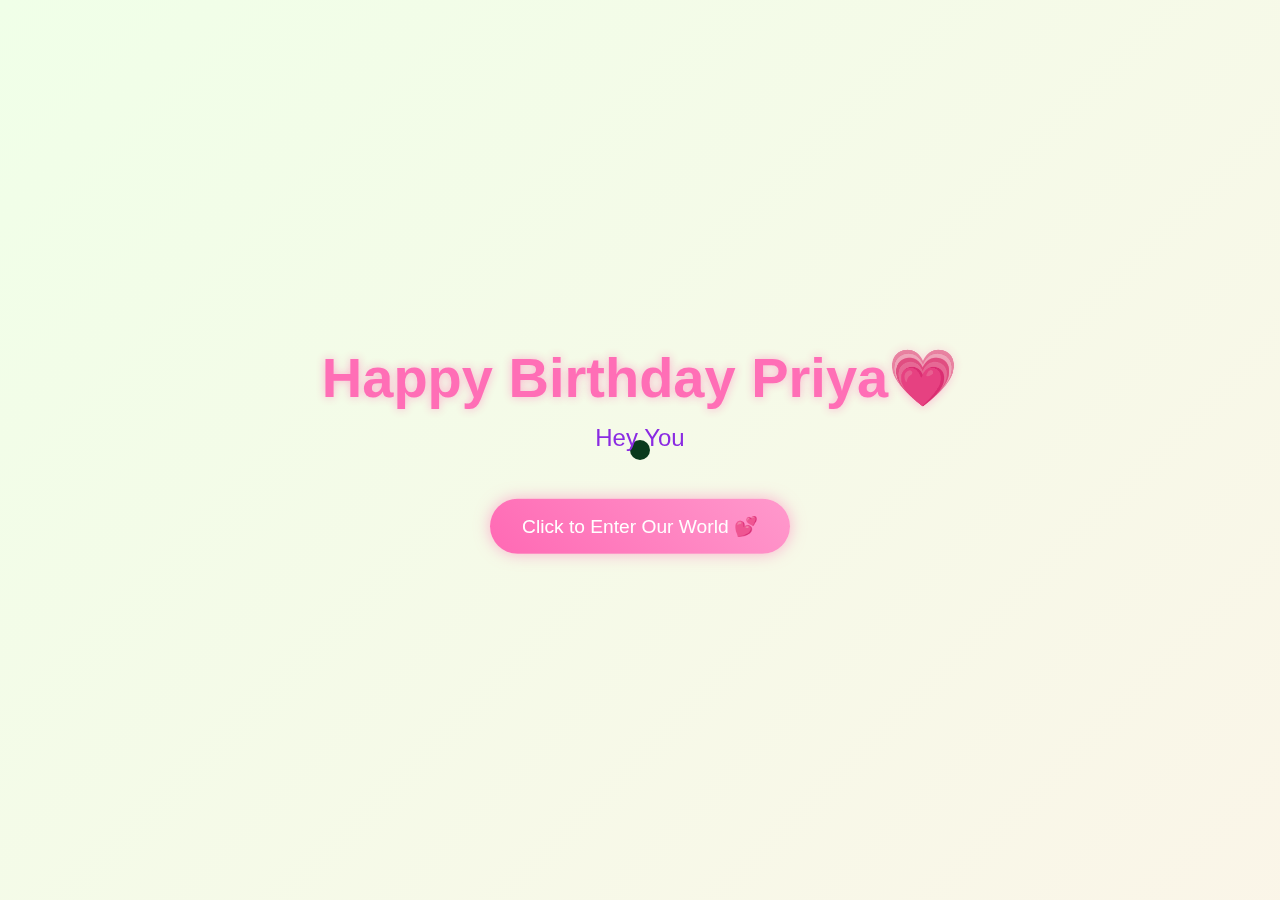
<file: index.html>
<!DOCTYPE html>
<html lang="en">
<head>
    <meta charset="UTF-8">
    <meta name="viewport" content="width=device-width, initial-scale=1.0">
    <title>Happy Birthday</title>
    <script src="https://cdnjs.cloudflare.com/ajax/libs/gsap/3.12.2/gsap.min.js"></script>
    <link rel="stylesheet" href="style.css">
    
</head>
<body>
    <div class="cursor"></div>
    <div class="container">
        <h1>Happy Birthday Priya💗</h1>
        <div class="greeting"></div>
        <button class="cta-button">Click to Enter Our World 💕</button>
    </div>

    <script src="script.js">
        
    </script>
</body>
</html>
</file>
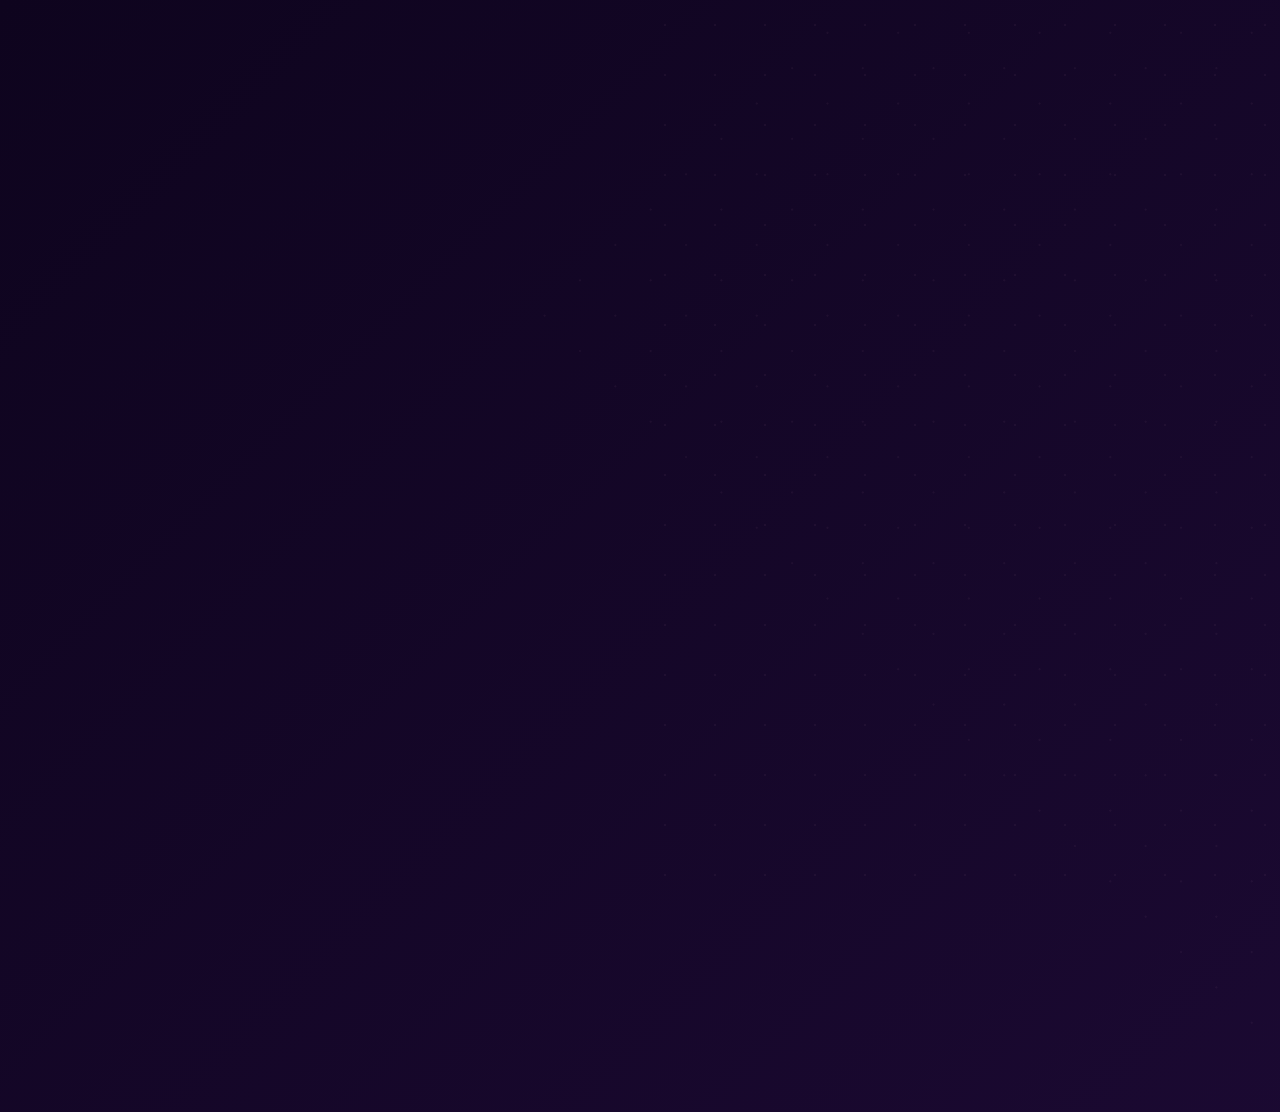
<file: birthday_end.html>
<!DOCTYPE html>
<html lang="es">

<head>
    <meta charset="UTF-8">
    <meta name="viewport" content="width=device-width, initial-scale=1.0">
    <title>¡FELIZ CUMPLEAÑOS, MI AMOR! 🎉</title>
    <link rel="stylesheet" href="./last.css">
    <style>
        /* Estilos específicos para la página final de celebración */
        body {
            /* Asegura que el cuerpo se vea bien para el contenido centrado */
            display: flex;
            justify-content: center;
            align-items: center;
            min-height: 100vh;
            text-align: center;
        }

        .celebration-container {
            position: relative;
            z-index: 5;
            max-width: 900px;
            padding: 2rem;
            /* Fondo semi-transparente para resaltar */
            background: rgba(10, 0, 30, 0.95);
            border-radius: 30px;
            border: 3px solid #ff007f;
            /* Borde de celebración */
            box-shadow: 0 0 40px rgba(255, 0, 127, 0.8), 0 0 20px rgba(255, 255, 255, 0.3);
            /* === CORRECCIÓN AQUÍ: Agregamos forwards === */
            animation: popIn 1.5s cubic-bezier(0.175, 0.885, 0.32, 1.275) forwards;

            transform: scale(0.8);
            opacity: 0;
        }

        @keyframes popIn {
            0% {
                transform: scale(0.8);
                opacity: 0;
            }

            80% {
                transform: scale(1.05);
                opacity: 1;
            }

            100% {
                transform: scale(1);
                opacity: 1;
            }

            /* Aseguramos que la opacidad sea 1 */
        }

        .celebration-container h1 {
            font-family: 'Dancing Script', cursive;
            font-size: 5.5rem;
            color: #ff007f;
            /* Neón Rosa Fuerte */
            margin-bottom: 0.5rem;
            /* Efecto de luz intensa en el texto */
            text-shadow: 0 0 20px #ff007f, 0 0 10px #ff69b4, 0 0 5px #ffffff;
            animation: heartbeat 1.5s infinite alternate;
        }

        .celebration-container h2 {
            font-size: 2.5rem;
            color: #a73cff;
            /* Neón Púrpura */
            margin-bottom: 2rem;
            text-shadow: 0 0 10px rgba(167, 60, 255, 0.5);
        }

        .gif-display {
            width: 100%;
            height: auto;
            max-height: 400px;
            margin: 2rem 0;
            border-radius: 15px;
            object-fit: contain;
            /* Simula un marco de TV/Pantalla */
            box-shadow: 0 0 20px rgba(0, 0, 0, 0.7);
            background-color: black;
            border: 5px solid #ff69b4;
        }

        .final-emojis {
            font-size: 3rem;
            margin-top: 1rem;
            animation: pulse 1s infinite;
        }

        @keyframes pulse {
            0% {
                transform: scale(1);
            }

            50% {
                transform: scale(1.1);
            }

            100% {
                transform: scale(1);
            }
        }

        @keyframes heartbeat {
            0% {
                transform: scale(1);
            }

            100% {
                transform: scale(1.02);
            }
        }


        /* Esconde corazones y chispas de fondo en esta vista para centrar la atención */
        .magic-sparkles,
        .floating-hearts {
            opacity: 0.2;
        }

        /* Media Queries */
        @media (max-width: 768px) {
            .celebration-container h1 {
                font-size: 3.5rem;
            }

            .celebration-container h2 {
                font-size: 1.8rem;
            }

            .gif-display {
                max-height: 250px;
            }
        }
    </style>
</head>

<body>
    <div class="magic-sparkles"></div>
    <div class="floating-hearts">
    </div>

    <div class="celebration-container">
        <h1>¡¡FELIZ CUMPLEAÑOS, MI REYNA!!</h1>

        <h2>Que tu día esté lleno de la alegría que te mereces. ❤️</h2>

        <img src="celebration_gif.gif" alt="GIF de Celebración de Cumpleaños" class="gif-display">

        <div class="final-emojis">
            🎂🎉🎁🥳🎈🎊
        </div>

        <p style="color: #ccc; margin-top: 1rem; font-size: 1.2rem;">
            Gracias por el amor, la complicidad y por ser tú. Te adoro con todo mi ser.
        </p>

    </div>
</body>

</html>
</file>
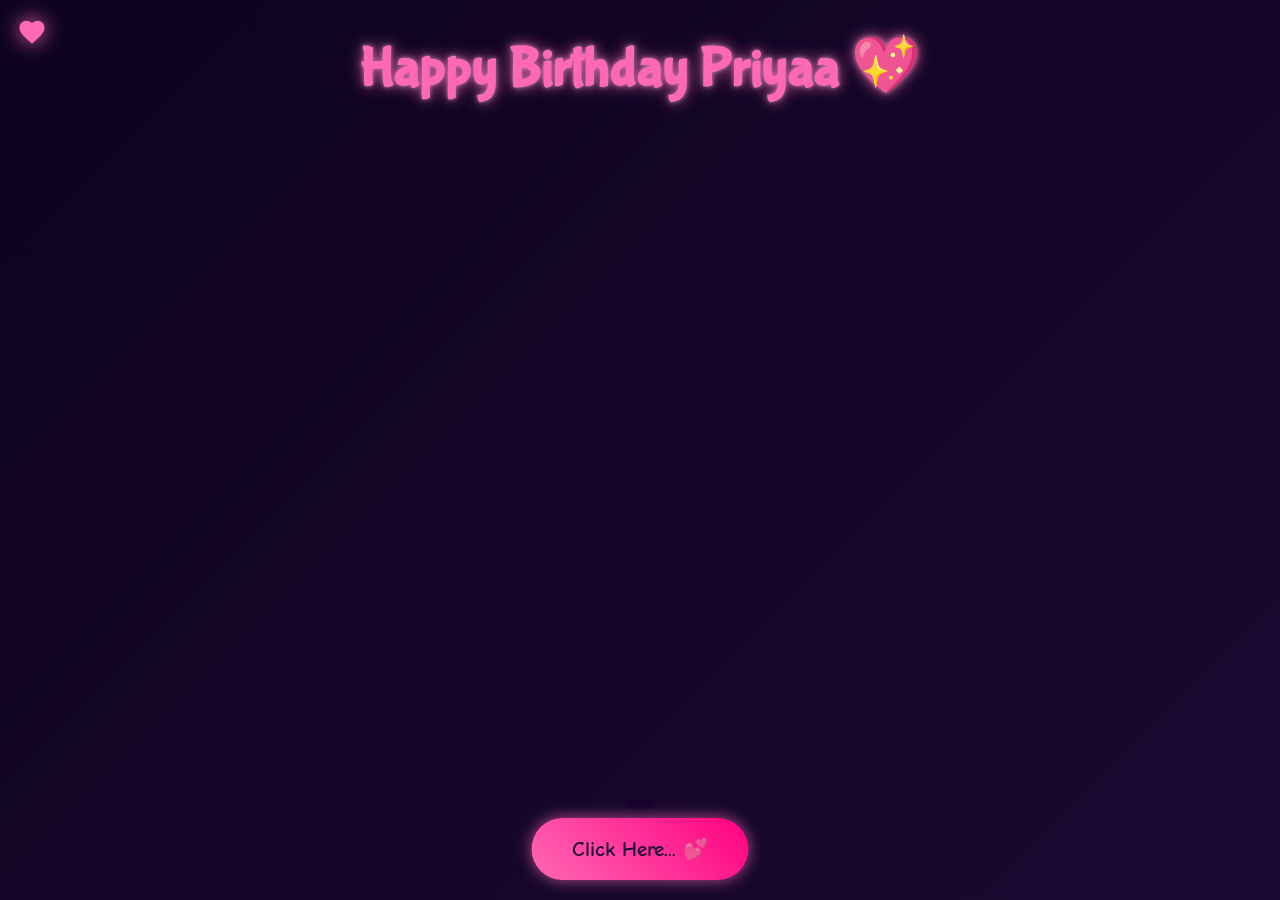
<file: cause.html>
<!DOCTYPE html>
<html lang="en">
<head>
    <meta charset="UTF-8">
    <meta name="viewport" content="width=device-width, initial-scale=1.0">
    <title>Why You're My Best Friend! 💖</title>
    <script src="https://cdnjs.cloudflare.com/ajax/libs/gsap/3.12.2/gsap.min.js"></script>
    <link rel="stylesheet" href="./cause.css">
    <style>
       
    </style>
</head>
<body>
    <div class="custom-cursor">
        <svg viewBox="0 0 24 24">
            <path fill="#ff69b4" d="M12 21.35l-1.45-1.32C5.4 15.36 2 12.28 2 8.5 2 5.42 4.42 3 7.5 3c1.74 0 3.41.81 4.5 2.09C13.09 3.81 14.76 3 16.5 3 19.58 3 22 5.42 22 8.5c0 3.78-3.4 6.86-8.55 11.54L12 21.35z"/>
        </svg>
    </div>

    <div class="container">
        <h1>Happy Birthday Priyaa 💖</h1>
        
        <div id="reasons-container"></div>
        
        <button class="shuffle-button">Click Here... 💕</button>
        <div class="reason-counter"></div>

        <div class="ending-section">
            <div class="teddy-hug">
                <img src="./d1.jpg" alt="Teddy Hug">
            </div>
            <div class="ending-text">You're the BESTEST ! 💖</div>
        </div>
    </div>

    <script src="cause.js">
       
    </script>
</body>
</html>
</file>
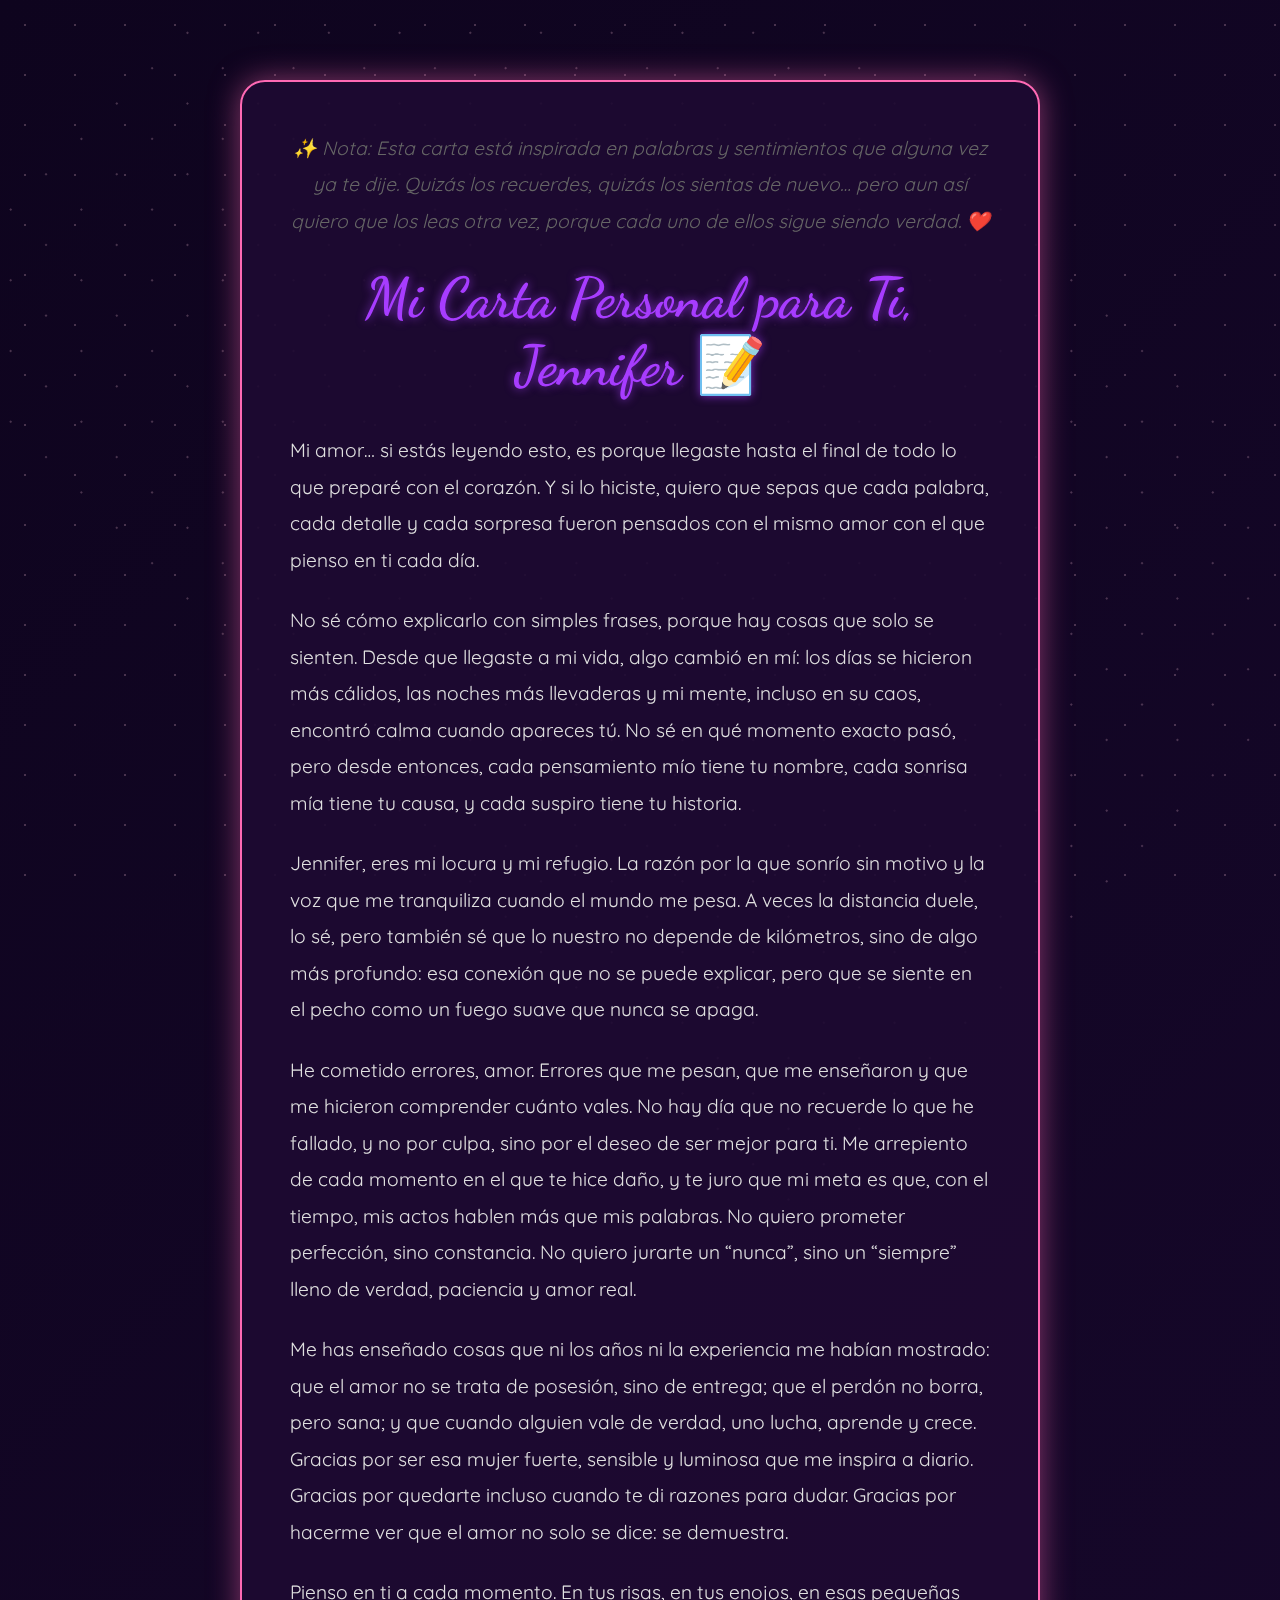
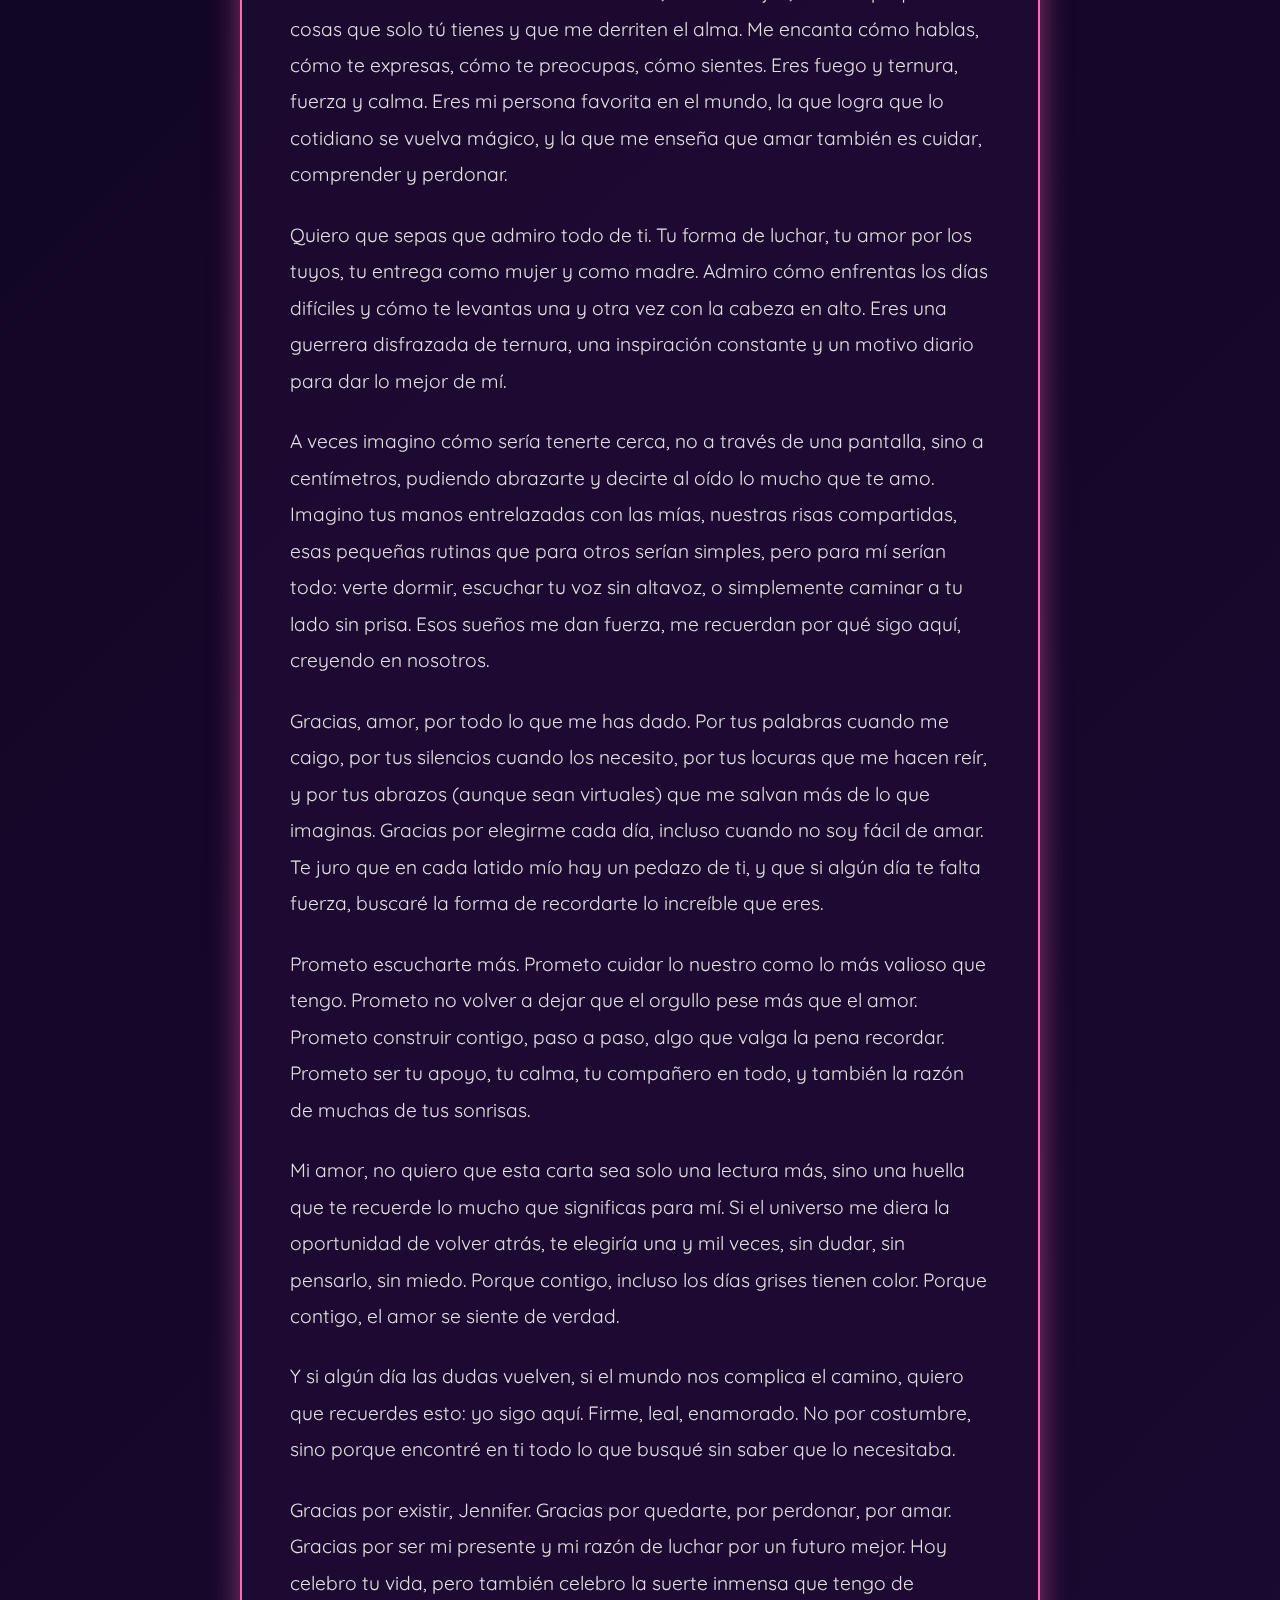
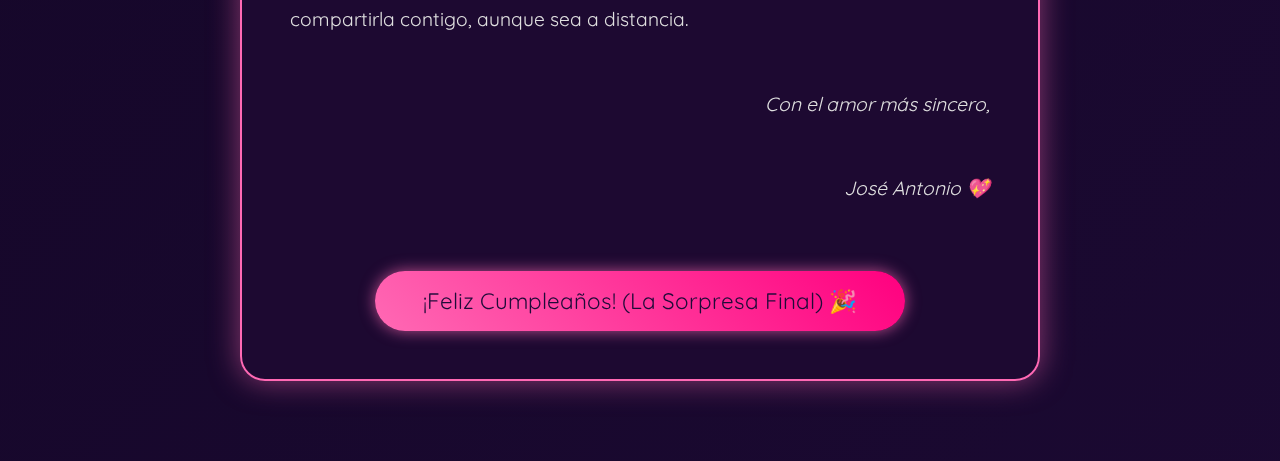
<file: final_surprise.html>
<!DOCTYPE html>
<html lang="es">

<head>
    <meta charset="UTF-8">
    <meta name="viewport" content="width=device-width, initial-scale=1.0">
    <title>💌 Una Carta Personal</title>
    <link rel="stylesheet" href="./last.css">
    <style>
        /* Estilos específicos para esta página (simula una carta flotante) */
        .letter-container {
            max-width: 800px;
            margin: 5rem auto;
            padding: 3rem;
            background: rgba(30, 10, 50, 0.9);
            /* Fondo oscuro semitransparente */
            border-radius: 25px;
            border: 2px solid #ff69b4;
            /* Borde neón */
            box-shadow: 0 0 30px rgba(255, 105, 180, 0.5);
            text-align: left;
            position: relative;
            z-index: 5;
            animation: fadeIn 2s ease-out;
        }

        .letter-container h1 {
            font-family: 'Dancing Script', cursive;
            font-size: 3.5rem;
            color: #a73cff;
            /* Púrpura Neón */
            text-align: center;
            margin-bottom: 2rem;
            text-shadow: 0 0 10px rgba(167, 60, 255, 0.7);
        }

        .letter-container p {
            font-size: 1.2rem;
            line-height: 1.9;
            margin-bottom: 1.5rem;
            color: #e0e0e0;
        }

        .signature {
            text-align: right;
            font-style: italic;
            margin-top: 3rem;
            font-size: 1.3rem;
            color: #ff69b4;
        }

        .final-action {
            text-align: center;
            margin-top: 4rem;
        }

        .final-btn {
            display: inline-block;
            padding: 1rem 3rem;
            font-size: 1.4rem;
            background: linear-gradient(45deg, #ff69b4, #ff007f);
            color: #1f0b38;
            border: none;
            border-radius: 50px;
            cursor: pointer;
            text-decoration: none;
            transition: all 0.3s ease;
            box-shadow: 0 0 15px rgba(255, 105, 180, 0.7);
        }

        .final-btn:hover {
            transform: scale(1.05);
            box-shadow: 0 0 25px rgba(255, 105, 180, 1);
        }

        @keyframes fadeIn {
            from {
                opacity: 0;
                transform: translateY(20px);
            }

            to {
                opacity: 1;
                transform: translateY(0);
            }
        }
    </style>
</head>

<body>

    <div class="magic-sparkles"></div>
    <div class="floating-hearts"></div>

    <div class="letter-container">

        <p class="note" style="font-style: italic; color: #666; text-align: center; margin-bottom: 25px;">
            ✨ Nota: Esta carta está inspirada en palabras y sentimientos que alguna vez ya te dije.
            Quizás los recuerdes, quizás los sientas de nuevo… pero aun así quiero que los leas otra vez,
            porque cada uno de ellos sigue siendo verdad. ❤️
        </p>

        <h1>Mi Carta Personal para Ti, Jennifer 📝</h1>

        <p>Mi amor… si estás leyendo esto, es porque llegaste hasta el final de todo lo que preparé con el corazón.
            Y si lo hiciste, quiero que sepas que cada palabra, cada detalle y cada sorpresa fueron pensados con el
            mismo amor con el que pienso en ti cada día.</p>

        <p>No sé cómo explicarlo con simples frases, porque hay cosas que solo se sienten. Desde que llegaste a mi vida,
            algo cambió en mí:
            los días se hicieron más cálidos, las noches más llevaderas y mi mente, incluso en su caos, encontró calma
            cuando apareces tú.
            No sé en qué momento exacto pasó, pero desde entonces, cada pensamiento mío tiene tu nombre, cada sonrisa
            mía tiene tu causa,
            y cada suspiro tiene tu historia.</p>

        <p>Jennifer, eres mi locura y mi refugio. La razón por la que sonrío sin motivo y la voz que me tranquiliza
            cuando el mundo me pesa.
            A veces la distancia duele, lo sé, pero también sé que lo nuestro no depende de kilómetros, sino de algo más
            profundo:
            esa conexión que no se puede explicar, pero que se siente en el pecho como un fuego suave que nunca se
            apaga.</p>

        <p>He cometido errores, amor. Errores que me pesan, que me enseñaron y que me hicieron comprender cuánto vales.
            No hay día que no recuerde lo que he fallado, y no por culpa, sino por el deseo de ser mejor para ti.
            Me arrepiento de cada momento en el que te hice daño, y te juro que mi meta es que, con el tiempo, mis actos
            hablen más que mis palabras.
            No quiero prometer perfección, sino constancia. No quiero jurarte un “nunca”, sino un “siempre” lleno de
            verdad, paciencia y amor real.</p>

        <p>Me has enseñado cosas que ni los años ni la experiencia me habían mostrado:
            que el amor no se trata de posesión, sino de entrega;
            que el perdón no borra, pero sana;
            y que cuando alguien vale de verdad, uno lucha, aprende y crece.
            Gracias por ser esa mujer fuerte, sensible y luminosa que me inspira a diario.
            Gracias por quedarte incluso cuando te di razones para dudar.
            Gracias por hacerme ver que el amor no solo se dice: se demuestra.</p>

        <p>Pienso en ti a cada momento. En tus risas, en tus enojos, en esas pequeñas cosas que solo tú tienes y que me
            derriten el alma.
            Me encanta cómo hablas, cómo te expresas, cómo te preocupas, cómo sientes.
            Eres fuego y ternura, fuerza y calma.
            Eres mi persona favorita en el mundo, la que logra que lo cotidiano se vuelva mágico, y la que me enseña que
            amar también es cuidar, comprender y perdonar.</p>

        <p>Quiero que sepas que admiro todo de ti. Tu forma de luchar, tu amor por los tuyos, tu entrega como mujer y
            como madre.
            Admiro cómo enfrentas los días difíciles y cómo te levantas una y otra vez con la cabeza en alto.
            Eres una guerrera disfrazada de ternura, una inspiración constante y un motivo diario para dar lo mejor de
            mí.</p>

        <p>A veces imagino cómo sería tenerte cerca, no a través de una pantalla, sino a centímetros,
            pudiendo abrazarte y decirte al oído lo mucho que te amo.
            Imagino tus manos entrelazadas con las mías, nuestras risas compartidas,
            esas pequeñas rutinas que para otros serían simples, pero para mí serían todo:
            verte dormir, escuchar tu voz sin altavoz, o simplemente caminar a tu lado sin prisa.
            Esos sueños me dan fuerza, me recuerdan por qué sigo aquí, creyendo en nosotros.</p>

        <p>Gracias, amor, por todo lo que me has dado. Por tus palabras cuando me caigo, por tus silencios cuando los
            necesito,
            por tus locuras que me hacen reír, y por tus abrazos (aunque sean virtuales) que me salvan más de lo que
            imaginas.
            Gracias por elegirme cada día, incluso cuando no soy fácil de amar.
            Te juro que en cada latido mío hay un pedazo de ti, y que si algún día te falta fuerza, buscaré la forma de
            recordarte lo increíble que eres.</p>

        <p>Prometo escucharte más. Prometo cuidar lo nuestro como lo más valioso que tengo.
            Prometo no volver a dejar que el orgullo pese más que el amor.
            Prometo construir contigo, paso a paso, algo que valga la pena recordar.
            Prometo ser tu apoyo, tu calma, tu compañero en todo,
            y también la razón de muchas de tus sonrisas.</p>

        <p>Mi amor, no quiero que esta carta sea solo una lectura más,
            sino una huella que te recuerde lo mucho que significas para mí.
            Si el universo me diera la oportunidad de volver atrás, te elegiría una y mil veces,
            sin dudar, sin pensarlo, sin miedo.
            Porque contigo, incluso los días grises tienen color.
            Porque contigo, el amor se siente de verdad.</p>

        <p>Y si algún día las dudas vuelven, si el mundo nos complica el camino,
            quiero que recuerdes esto: yo sigo aquí.
            Firme, leal, enamorado.
            No por costumbre, sino porque encontré en ti todo lo que busqué sin saber que lo necesitaba.</p>

        <p>Gracias por existir, Jennifer. Gracias por quedarte, por perdonar, por amar.
            Gracias por ser mi presente y mi razón de luchar por un futuro mejor.
            Hoy celebro tu vida, pero también celebro la suerte inmensa que tengo de compartirla contigo,
            aunque sea a distancia.</p>

        <p class="signature">Con el amor más sincero,</p>
        <p class="signature">José Antonio 💖</p>

        <div class="final-action">
            <a href="birthday_end.html" class="final-btn">¡Feliz Cumpleaños! (La Sorpresa Final) 🎉</a>
        </div>
    </div>
</body>

</html>
</file>
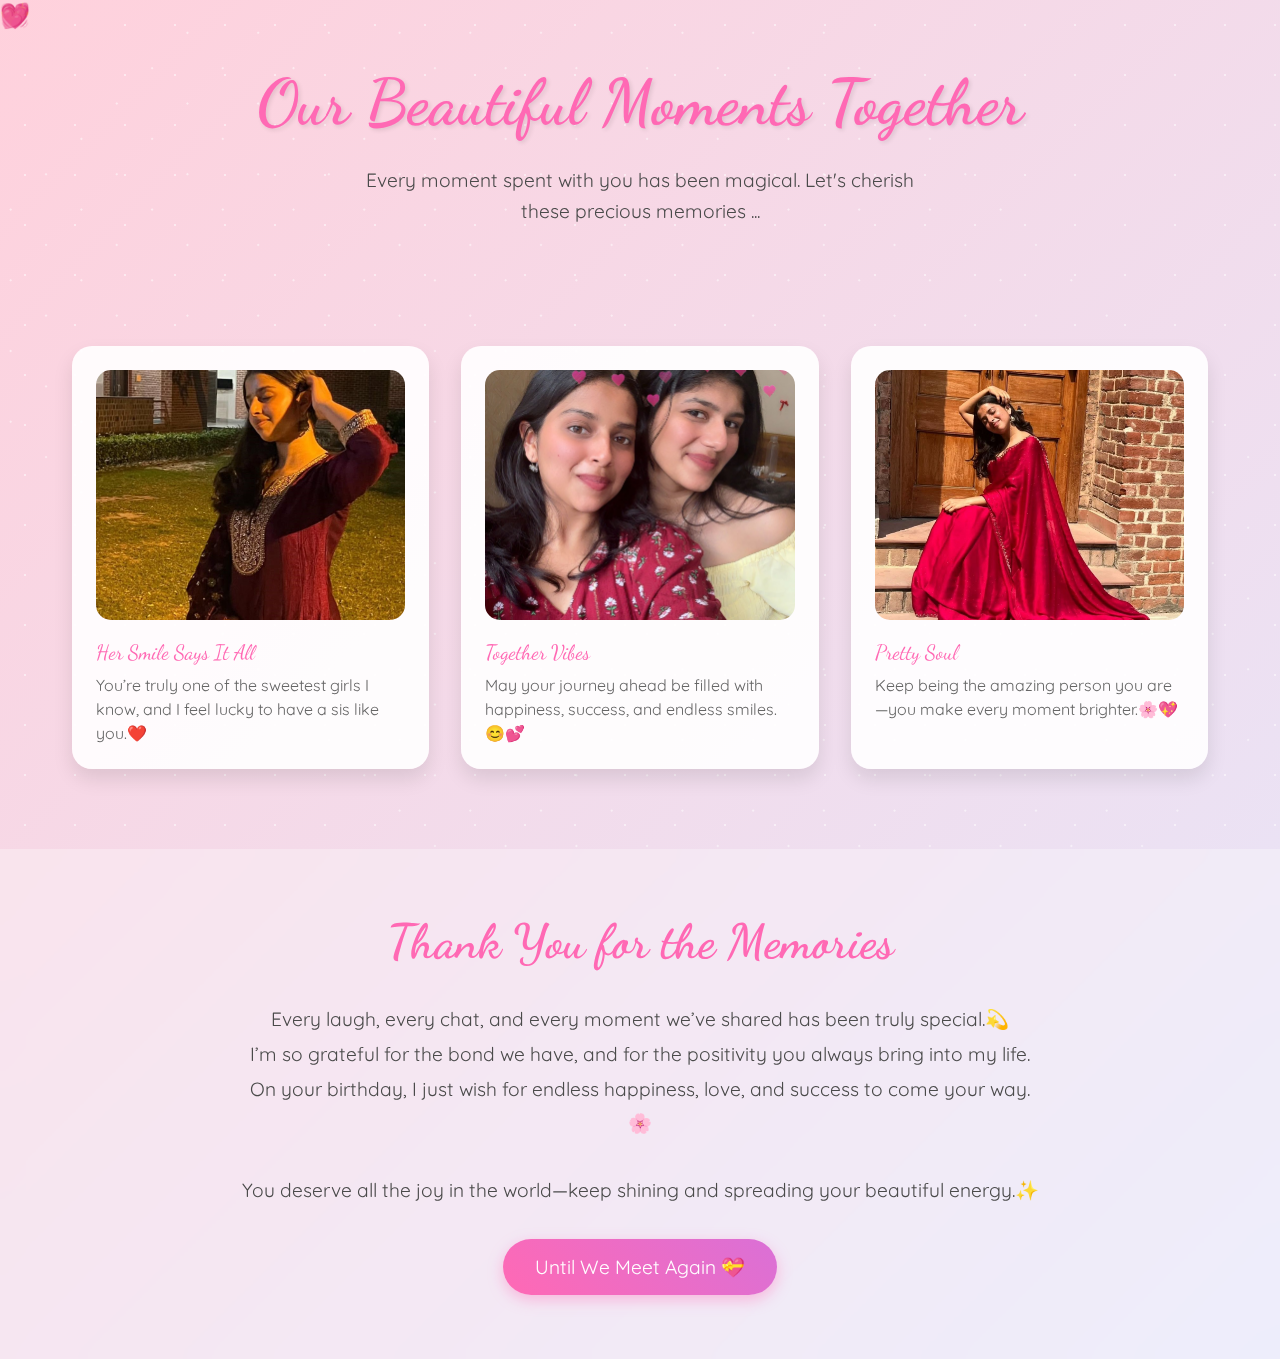
<file: last.html>
<!DOCTYPE html>
<html lang="en">

<head>
    <meta charset="UTF-8">
    <meta name="viewport" content="width=device-width, initial-scale=1.0">
    <title>Our Beautiful Memories ✨</title>
    <style>
        @import url('https://fonts.googleapis.com/css2?family=Dancing+Script:wght@700&family=Quicksand:wght@300;400;500;600&display=swap');

        * {
            margin: 0;
            padding: 0;
            box-sizing: border-box;
        }

        body {
            min-height: 100vh;
            background: linear-gradient(135deg,
                    #ffd1dc 0%,
                    #e6e6fa 25%,
                    #ffefd5 50%,
                    #e6e6fa 75%,
                    #ffd1dc 100%);
            background-size: 400% 400%;
            animation: gradientFlow 15s ease infinite;
            font-family: 'Quicksand', sans-serif;
            overflow-x: hidden;
            color: #4a4a4a;
        }

        @keyframes gradientFlow {
            0% {
                background-position: 0% 50%;
            }

            50% {
                background-position: 100% 50%;
            }

            100% {
                background-position: 0% 50%;
            }
        }

        /* Enhanced Sparkle Effect */
        .magic-sparkles {
            position: fixed;
            top: 0;
            left: 0;
            width: 100%;
            height: 100%;
            pointer-events: none;
            z-index: 1;
        }

        .sparkle {
            position: absolute;
            width: 6px;
            height: 6px;
            border-radius: 50%;
            background-color: white;
            animation: twinkle var(--duration, 4s) ease-in-out infinite;
            opacity: 0;
        }

        @keyframes twinkle {

            0%,
            100% {
                opacity: 0;
                transform: scale(0.5);
            }

            50% {
                opacity: 0.8;
                transform: scale(1);
            }
        }

        /* Generate 50 sparkles with different positions and animations */
        .magic-sparkles::before,
        .magic-sparkles::after {
            content: '';
            position: absolute;
            width: 100%;
            height: 100%;
            background-image: radial-gradient(circle, white 1px, transparent 1px);
            background-size: 50px 50px;
            animation: sparkleLayer 8s linear infinite;
            opacity: 0.5;
        }

        .magic-sparkles::after {
            animation-delay: -4s;
            transform: rotate(45deg);
        }

        @keyframes sparkleLayer {
            0% {
                transform: translateY(0);
            }

            100% {
                transform: translateY(-50px);
            }
        }

        /* Floating Hearts */
        .floating-hearts {
            position: fixed;
            width: 100%;
            height: 100%;
            pointer-events: none;
            z-index: 2;
        }

        .heart {
            position: absolute;
            font-size: 1.5rem;
            color: rgba(255, 105, 180, 0.6);
            animation: floatHeart var(--float-duration, 6s) ease-in-out infinite;
            animation-delay: var(--delay, 0s);
        }

        @keyframes floatHeart {
            0% {
                transform: translate(0, 100vh) rotate(0deg);
            }

            100% {
                transform: translate(var(--translate-x, 0), -100vh) rotate(360deg);
            }
        }

        /* Welcome Section */
        .welcome {
            text-align: center;
            padding: 4rem 2rem;
            position: relative;
            z-index: 3;
        }

        .welcome h1 {
            font-family: 'Dancing Script', cursive;
            font-size: 4rem;
            color: #ff69b4;
            text-shadow: 2px 2px 4px rgba(0, 0, 0, 0.1);
            animation: fadeInScale 2s ease;
        }

        .welcome p {
            font-size: 1.2rem;
            max-width: 600px;
            margin: 1.5rem auto;
            line-height: 1.6;
            animation: fadeIn 2s ease 0.5s both;
        }

        /* Enhanced Memory Cards */
        .memory-container {
            max-width: 1200px;
            margin: 0 auto;
            padding: 2rem;
            display: grid;
            grid-template-columns: repeat(auto-fit, minmax(300px, 1fr));
            gap: 2rem;
            z-index: 3;
            position: relative;
        }

        .memory-card {
            background: rgba(255, 255, 255, 0.9);
            border-radius: 20px;
            padding: 1.5rem;
            box-shadow: 0 10px 20px rgba(0, 0, 0, 0.1);
            transition: all 0.5s cubic-bezier(0.4, 0, 0.2, 1);
            position: relative;
            overflow: hidden;
        }

        .memory-card:hover {
            transform: translateY(-10px) scale(1.02);
            box-shadow: 0 15px 30px rgba(0, 0, 0, 0.15);
        }

        .memory-card::before {
            content: '';
            position: absolute;
            top: 0;
            left: 0;
            width: 100%;
            height: 100%;
            background: linear-gradient(45deg, transparent, rgba(255, 255, 255, 0.4), transparent);
            transform: translateX(-100%);
            transition: 0.5s;
        }

        .memory-card:hover::before {
            transform: translateX(100%);
        }

        .memory-img {
            width: 100%;
            height: 250px;
            object-fit: cover;
            border-radius: 15px;
            margin-bottom: 1rem;
            transition: transform 0.5s ease;
        }

        .memory-card:hover .memory-img {
            transform: scale(1.05);
        }

        .memory-date {
            font-family: 'Dancing Script', cursive;
            color: #ff69b4;
            font-size: 1.3rem;
            margin-bottom: 0.5rem;
        }

        .memory-caption {
            font-size: 1rem;
            line-height: 1.5;
            color: #666;
        }

        /* Final Message Section */
        .final-message {
            text-align: center;
            padding: 4rem 2rem;
            background: rgba(255, 255, 255, 0.3);
            backdrop-filter: blur(10px);
            margin-top: 3rem;
            position: relative;
            z-index: 3;
        }

        .final-message h2 {
            font-family: 'Dancing Script', cursive;
            font-size: 3rem;
            color: #ff69b4;
            margin-bottom: 2rem;
            animation: heartbeat 2s infinite;
        }

        @keyframes heartbeat {

            0%,
            100% {
                transform: scale(1);
            }

            50% {
                transform: scale(1.1);
            }
        }

        .final-message p {
            font-size: 1.2rem;
            max-width: 800px;
            margin: 0 auto 2rem;
            line-height: 1.8;
        }

        .goodbye-btn {
            display: inline-block;
            padding: 1rem 2rem;
            font-size: 1.2rem;
            background: linear-gradient(45deg, #ff69b4, #da70d6);
            color: white;
            border: none;
            border-radius: 50px;
            cursor: pointer;
            text-decoration: none;
            transition: all 0.3s ease;
            box-shadow: 0 5px 15px rgba(255, 105, 180, 0.4);
            animation: float 3s infinite ease-in-out;
        }

        .goodbye-btn:hover {
            transform: translateY(-5px);
            box-shadow: 0 8px 20px rgba(255, 105, 180, 0.6);
        }

        @keyframes float {

            0%,
            100% {
                transform: translateY(0);
            }

            50% {
                transform: translateY(-10px);
            }
        }

        /* Animations */
        @keyframes fadeInScale {
            0% {
                opacity: 0;
                transform: scale(0.8);
            }

            100% {
                opacity: 1;
                transform: scale(1);
            }
        }

        @keyframes fadeIn {
            0% {
                opacity: 0;
            }

            100% {
                opacity: 1;
            }
        }

        /* Generate Hearts */
        .js-generate-hearts {
            position: fixed;
            width: 100%;
            height: 100%;
            pointer-events: none;
            z-index: 2;
        }

        /* Custom Scrollbar */
        ::-webkit-scrollbar {
            width: 12px;
        }

        ::-webkit-scrollbar-track {
            background: rgba(255, 255, 255, 0.4);
        }

        ::-webkit-scrollbar-thumb {
            background: linear-gradient(45deg, #ff69b4, #da70d6);
            border-radius: 6px;
        }

        /* Responsive Design */
        @media (max-width: 768px) {
            .welcome h1 {
                font-size: 3rem;
            }

            .memory-container {
                grid-template-columns: 1fr;
            }

            .final-message h2 {
                font-size: 2.5rem;
            }
        }
    </style>
</head>

<body>
    <div class="magic-sparkles"></div>
    <div class="floating-hearts">
        <!-- Hearts will be generated via CSS -->
        <div class="heart" style="--float-duration: 6s; --delay: 0s; --translate-x: 20px;">💝</div>
        <div class="heart" style="--float-duration: 8s; --delay: 1s; --translate-x: -30px;">💖</div>
        <div class="heart" style="--float-duration: 7s; --delay: 2s; --translate-x: 40px;">💗</div>
        <div class="heart" style="--float-duration: 9s; --delay: 3s; --translate-x: -20px;">💓</div>
        <div class="heart" style="--float-duration: 5s; --delay: 4s; --translate-x: 30px;">💕</div>
    </div>

    <section class="welcome">
        <h1>Our Beautiful Moments Together</h1>
        <p>Every moment spent with you has been magical. Let's cherish these precious memories ...</p>
    </section>

    <div class="memory-container">
        <div class="memory-card">
            <img src="./d1.jpg" alt="First Date" class="memory-img">
            <div class="memory-date">Her Smile Says It All</div>
            <div class="memory-caption">You’re truly one of the sweetest girls I know, and I feel lucky to have a sis
                like you.❤️</div>
        </div>
        <div class="memory-card">
            <img src="./d2.jpg" alt="Beach Day" class="memory-img">
            <div class="memory-date">Together Vibes</div>
            <div class="memory-caption">May your journey ahead be filled with happiness, success, and endless
                smiles.😊💕</div>
        </div>
        <div class="memory-card">
            <img src="./d3.jpg" alt="Movie Night" class="memory-img">
            <div class="memory-date">Pretty Soul</div>
            <div class="memory-caption">Keep being the amazing person you are—you make every moment brighter.🌸💖</div>
        </div>

    </div>

    <section class="final-message">
        <h2>Thank You for the Memories</h2>
        <p>Every laugh, every chat, and every moment we’ve shared has been truly special.💫<br>
            I’m so grateful for the bond we have, and for the positivity you always bring into my life.<br>
            On your birthday, I just wish for endless happiness, love, and success to come your way.🌸</p>
        <p>You deserve all the joy in the world—keep shining and spreading your beautiful energy.✨</p>
        <a href="#" class="goodbye-btn">Until We Meet Again 💝</a>
    </section>
</body>

</html>
</file>
<file: style.css>
* {
    margin: 0;
    padding: 0;
    box-sizing: border-box;
    cursor: none;
}

body {
    min-height: 100vh;
    display: flex;
    flex-direction: column;
    align-items: center;
    justify-content: center;
    background: linear-gradient(-45deg, #fee9f7, #e8f5fe, #fef2e8, #f0ffe8);
    background-size: 400% 400%;
    animation: gradientBG 15s ease infinite;
    font-family: 'Arial Rounded MT Bold', Arial, sans-serif;
    overflow: hidden;
    position: relative;
}

.cursor {
    width: 20px;
    height: 20px;
    background: pink;
    border-radius: 50%;
    position: fixed;
    pointer-events: none;
    mix-blend-mode: difference;
    transition: transform 0.2s;
}

.container {
    text-align: center;
    z-index: 1;
}

h1 {
    font-size: 3.5rem;
    color: #ff69b4;
    text-shadow: 0 0 10px rgba(255, 105, 180, 0.5);
    margin-bottom: 2rem;
    opacity: 0;
}

.greeting {
    font-size: 1.5rem;
    color: #8a2be2;
    margin-bottom: 3rem;
    min-height: 2em;
}

.cta-button {
    padding: 1rem 2rem;
    font-size: 1.2rem;
    background: linear-gradient(45deg, #ff69b4, #ff99cc);
    border: none;
    border-radius: 50px;
    color: white;
    cursor: pointer;
    box-shadow: 0 0 15px rgba(255, 105, 180, 0.5);
    transition: transform 0.3s, box-shadow 0.3s;
    opacity: 0;
}

.cta-button:hover {
    transform: scale(1.1);
    box-shadow: 0 0 25px rgba(255, 105, 180, 0.7);
}

.floating {
    position: absolute;
    pointer-events: none;
    opacity: 0;
}

@keyframes gradientBG {
    0% { background-position: 0% 50%; }
    50% { background-position: 100% 50%; }
    100% { background-position: 0% 50%; }
}

@media (max-width: 768px) {
    h1 { font-size: 2rem; }
    .greeting { font-size: 1.2rem; }
    .cta-button { font-size: 1rem; }
}
</file>
<file: last.css>
@import url('https://fonts.googleapis.com/css2?family=Dancing+Script:wght@700&family=Quicksand:wght@300;400;500;600&display=swap');

/* --- Reset y General --- */
* {
    margin: 0;
    padding: 0;
    box-sizing: border-box;
}

/* --- CUERPO OSCURO (FONDO) --- */
body {
    min-height: 100vh;
    /* Degradado Oscuro: Azul medianoche y Púrpura oscuro */
    background: linear-gradient(-45deg, #1f0b38, #0e041e, #1f0b38, #0e041e);
    background-size: 400% 400%;
    animation: gradientFlow 20s ease infinite;
    font-family: 'Quicksand', sans-serif;
    overflow-x: hidden;
    color: #f0f0f0;
    /* Texto base claro */
}

@keyframes gradientFlow {
    0% {
        background-position: 0% 50%;
    }

    50% {
        background-position: 100% 50%;
    }

    100% {
        background-position: 0% 50%;
    }
}

/* --- Efectos de Fondo (Ajustados para el oscuro) --- */

.magic-sparkles {
    position: fixed;
    top: 0;
    left: 0;
    width: 100%;
    height: 100%;
    pointer-events: none;
    z-index: 1;
}

/* Las estrellas ahora son más de un color neón pálido */
.magic-sparkles::before,
.magic-sparkles::after {
    content: '';
    position: absolute;
    width: 100%;
    height: 100%;
    /* Estrellas blanco-rosadas */
    background-image: radial-gradient(circle, rgba(255, 200, 220, 0.8) 1px, transparent 1px);
    background-size: 50px 50px;
    animation: sparkleLayer 8s linear infinite;
    opacity: 0.3;
    /* Reducir la opacidad para el tema oscuro */
}

.magic-sparkles::after {
    animation-delay: -4s;
    transform: rotate(45deg);
}

@keyframes sparkleLayer {
    0% {
        transform: translateY(0);
    }

    100% {
        transform: translateY(-50px);
    }
}

.heart {
    position: absolute;
    font-size: 1.5rem;
    color: rgba(255, 105, 180, 0.8);
    /* Corazones neón/rosa */
    animation: floatHeart var(--float-duration, 6s) ease-in-out infinite;
    animation-delay: var(--delay, 0s);
    text-shadow: 0 0 5px rgba(255, 105, 180, 0.5);
    /* Sombra de neón */
}

@keyframes floatHeart {
    0% {
        transform: translate(0, 100vh) rotate(0deg);
    }

    100% {
        transform: translate(var(--translate-x, 0), -100vh) rotate(360deg);
    }
}


/* --- Sección de Bienvenida --- */
.welcome {
    text-align: center;
    padding: 4rem 2rem;
    position: relative;
    z-index: 3;
}

.welcome h1 {
    font-family: 'Dancing Script', cursive;
    font-size: 4.5rem;
    color: #ff69b4;
    /* Rosa Neón */
    /* Sombra de neón fuerte */
    text-shadow: 0 0 15px rgba(255, 105, 180, 0.8), 0 0 5px rgba(255, 255, 255, 0.5);
    animation: fadeInScale 2s ease;
}

.welcome p {
    font-size: 1.3rem;
    max-width: 800px;
    margin: 1.5rem auto;
    line-height: 1.6;
    color: #cccccc;
    /* Gris claro */
    animation: fadeIn 2s ease 0.5s both;
}

/* --- Tarjetas de Recuerdos --- */
.memory-container {
    max-width: 1200px;
    margin: 0 auto;
    padding: 2rem;
    display: grid;
    grid-template-columns: repeat(auto-fit, minmax(300px, 1fr));
    gap: 2rem;
    z-index: 3;
    position: relative;
}

.memory-card {
    /* Fondo oscuro y translúcido */
    background: rgba(30, 10, 50, 0.8);
    border-radius: 20px;
    padding: 1.5rem;
    /* Borde neón sutil */
    border: 1px solid rgba(255, 105, 180, 0.2);
    box-shadow: 0 10px 25px rgba(0, 0, 0, 0.5);
    transition: all 0.5s cubic-bezier(0.4, 0, 0.2, 1);
    position: relative;
    overflow: hidden;
}

.memory-card:hover {
    transform: translateY(-8px) scale(1.02);
    box-shadow: 0 15px 35px rgba(0, 0, 0, 0.6), 0 0 20px rgba(255, 105, 180, 0.3);
}

.memory-img {
    width: 100%;
    height: 250px;
    object-fit: cover;
    border-radius: 15px;
    margin-bottom: 1rem;
    transition: transform 0.5s ease;
    /* Efecto 'luz' en la imagen para el tema oscuro */
    box-shadow: 0 0 10px rgba(255, 255, 255, 0.1);
}

.memory-card:hover .memory-img {
    transform: scale(1.05);
}

.memory-date {
    font-family: 'Dancing Script', cursive;
    color: #ff69b4;
    /* Rosa Neón */
    font-size: 1.5rem;
    margin-bottom: 0.5rem;
    text-shadow: 0 0 5px rgba(255, 105, 180, 0.3);
}

.memory-caption {
    font-size: 1.1rem;
    line-height: 1.5;
    color: #cccccc;
    /* Gris claro */
}

/* --- Sección de Mensaje Final --- */
.final-message {
    text-align: center;
    padding: 4rem 2rem;
    /* Fondo ligeramente púrpura y translúcido */
    background: rgba(30, 10, 50, 0.6);
    backdrop-filter: blur(5px);
    margin-top: 3rem;
    position: relative;
    z-index: 3;
}

.final-message h2 {
    font-family: 'Dancing Script', cursive;
    font-size: 3.5rem;
    color: #a73cff;
    /* Púrpura Neón */
    margin-bottom: 2rem;
    text-shadow: 0 0 10px rgba(167, 60, 255, 0.7);
    animation: heartbeat 2s infinite;
}

.final-message p {
    font-size: 1.3rem;
    max-width: 900px;
    margin: 0 auto 2rem;
    line-height: 1.8;
    color: #e0e0e0;
}

.goodbye-btn {
    display: inline-block;
    padding: 1rem 2.5rem;
    font-size: 1.3rem;
    /* Degradado vibrante (igual que en cause.css) */
    background: linear-gradient(45deg, #ff69b4, #ff007f);
    color: #1f0b38;
    /* Texto oscuro para contraste */
    border: none;
    border-radius: 50px;
    cursor: pointer;
    text-decoration: none;
    transition: all 0.3s ease;
    /* Sombra de neón */
    box-shadow: 0 0 15px rgba(255, 105, 180, 0.7);
    animation: float 3s infinite ease-in-out;
}

.goodbye-btn:hover {
    transform: translateY(-5px);
    box-shadow: 0 0 25px rgba(255, 105, 180, 1);
}

/* Custom Scrollbar (Ajustado para oscuro) */
::-webkit-scrollbar-track {
    background: rgba(255, 255, 255, 0.1);
}

::-webkit-scrollbar-thumb {
    background: linear-gradient(45deg, #ff69b4, #a73cff);
}


/* --- Responsive Design --- */
@media (max-width: 768px) {
    .welcome h1 {
        font-size: 3rem;
    }

    .welcome p {
        font-size: 1.1rem;
    }

    .memory-container {
        grid-template-columns: 1fr;
    }

    .final-message h2 {
        font-size: 3rem;
    }

    .final-message p {
        font-size: 1.1rem;
    }

    .goodbye-btn {
        font-size: 1.1rem;
        padding: 0.8rem 2rem;
    }
}
</file>
<file: cause.css>
@import url('https://fonts.googleapis.com/css2?family=Bubblegum+Sans&family=Comic+Neue:wght@700&family=Quicksand:wght@500&display=swap');

/* --- Reset y General --- */
* {
    margin: 0;
    padding: 0;
    box-sizing: border-box;
    cursor: none;
}

/* --- CAMBIO PRINCIPAL: FONDO OSCURO CON DEGRADADO SUTIL --- */
body {
    min-height: 100vh;
    /* Fondo oscuro: Azul medianoche y Púrpura oscuro */
    background: linear-gradient(-45deg, #1f0b38, #0e041e, #1f0b38, #0e041e);
    background-size: 400% 400%;
    animation: gradientBG 20s ease infinite;
    /* Animación más lenta en oscuro */
    font-family: 'Quicksand', sans-serif;
    padding: 2rem;
    color: #f0f0f0;
    /* Texto claro por defecto */
    overflow-x: hidden;
    -webkit-overflow-scrolling: touch;
}

html,
body {
    width: 100%;
    /* Impedir que la página se mueva horizontalmente por fuera */
    max-width: 100%;
    /* Impedir que el contenido extra pueda generar scroll indeseado */
    overflow-x: hidden;
}

/* --- Cursor (Mantener color vibrante sobre oscuro) --- */
.custom-cursor {
    width: 30px;
    height: 30px;
    position: fixed;
    pointer-events: none;
    z-index: 9999;
    transform: translate(-50%, -50%);
    transition: transform 0.1s;
    mix-blend-mode: normal;
    /* Asegura que el color se vea bien */
}

.custom-cursor svg {
    width: 100%;
    height: 100%;
    /* Sombra rosa neón/brillante */
    filter: drop-shadow(0 0 10px #ff69b4);
}

.container {
    max-width: 1000px;
    margin: 0 auto;
    text-align: center;
    position: relative;
    z-index: 1;
    /* Dejar mucho más espacio en la parte inferior */
    padding-bottom: 350px;
    /* ¡IMPORTANTE! */
}

/* --- Título (H1) --- */
h1 {
    font-family: 'Bubblegum Sans', cursive;
    font-size: 3.5rem;
    color: #ff69b4;
    text-shadow: 0 0 15px rgba(255, 105, 180, 0.8), 0 0 5px rgba(255, 255, 255, 0.5);
    margin-bottom: 2.5rem;
    /* === ¡IMPORTANTE! Si el botón se vuelve loco, DESACTIVA esta línea si estaba activa: */
    /* animation: bounce 1.5s ease infinite; */
}

/* --- Tarjetas de Razones (Fondo semi-oscuro) --- */
#reasons-container {
    display: flex;
    flex-direction: column;
    align-items: center;
    /* === NUEVO: Deja espacio libre para el botón fijo === */
    padding-bottom: 150px;
}

.reason-card {
    /* Fondo más oscuro y translúcido */
    background: rgba(30, 10, 50, 0.9);
    border-radius: 20px;
    padding: 2rem;
    margin: 1rem 0;
    /* Borde sutil y sombra elegante */
    border: 1px solid rgba(255, 255, 255, 0.1);
    box-shadow: 0 8px 25px rgba(0, 0, 0, 0.5), 0 0 15px rgba(255, 105, 180, 0.1);
    transition: transform 0.3s, box-shadow 0.3s;
    width: 90%;
    max-width: 600px;
    position: relative;
    overflow: hidden;
    opacity: 0;
    text-align: left;
}

.reason-card:hover {
    transform: translateY(-5px) scale(1.02);
    /* Sombra al pasar el mouse más luminosa */
    box-shadow: 0 12px 35px rgba(0, 0, 0, 0.6), 0 0 25px rgba(255, 105, 180, 0.5);
}

.reason-text {
    font-size: 1.3rem;
    color: #e0e0e0;
    /* Texto claro */
    font-weight: 500;
    position: relative;
    z-index: 2;
}

/* --- GIF Overlay (Ajustado para oscuro) --- */
.gif-overlay {
    position: absolute;
    top: 0;
    left: 0;
    width: 100%;
    height: 100%;
    /* Fondo ligeramente más oscuro que el de la tarjeta */
    background: rgba(20, 5, 40, 0.95);
    display: flex;
    align-items: center;
    justify-content: center;
    opacity: 0;
    transition: opacity 0.4s;
    z-index: 1;
}

/* --- Botón (ANCLADO EN LA PARTE INFERIOR) --- */
.shuffle-button {
    /* === PROPIEDADES CLAVE PARA LA SOLUCIÓN === */
    position: fixed;
    bottom: 20px;
    left: 50%;
    /* La transformación para centrar debe ser estable. */
    transform: translateX(-50%);
    z-index: 102;
    /* Mantener un z-index alto */
    /* ========================================= */

    font-family: 'Comic Neue', cursive;
    font-weight: 700;
    background: linear-gradient(45deg, #ff69b4, #ff007f);
    border: none;
    border-radius: 50px;
    padding: 1.2rem 2.5rem;
    font-size: 1.3rem;
    color: #1f0b38;
    cursor: pointer;
    /* Quita cualquier 'animation' que pudiera estar aquí */
    transition: all 0.3s ease;
    box-shadow: 0 0 15px rgba(255, 105, 180, 0.7);
    outline: none;
}

.shuffle-button:hover {
    /* El hover debe mantener el transform: translateX(-50%) para no desalinearse */
    transform: translateX(-50%) scale(1.1);
    box-shadow: 0 0 25px rgba(255, 105, 180, 1);
}

.shuffle-button.story-mode {
    background: linear-gradient(45deg, #a73cff, #ff00c8);
    /* El modo historia debe mantener el transform: translateX(-50%) */
    transform: translateX(-50%) scale(1.1);
    box-shadow: 0 0 20px #a73cff;
}

.shuffle-button.story-mode:hover {
    /* El hover del modo historia también debe mantenerlo */
    transform: translateX(-50%) scale(1.2);
}

/* --- Contador (Mantenerlo sobre el botón) --- */
.reason-counter {
    font-size: 1rem;
    font-weight: 700;
    color: #ff69b4;
    /* === NUEVO: Posición y Z-index para que sea visible === */
    position: fixed;
    bottom: 90px;
    left: 50%;
    transform: translateX(-50%);
    z-index: 101;
    /* ================================================== */
    margin-top: 1rem;
    opacity: 0.8;
    background: rgba(18, 0, 48, 0.8);
    padding: 5px 15px;
    border-radius: 10px;
}

/* --- Sección Final (ANCLADA EN LA PARTE INFERIOR) --- */
.ending-section {
    /* === PROPIEDADES CLAVE PARA LA SOLUCIÓN === */
    position: fixed;
    bottom: 0;
    left: 0;
    width: 100%;
    z-index: 100;
    /* === NUEVO: Oculta la sección completamente por debajo (100% de su propia altura) === */
    transform: translateY(100%);
    /* ========================================= */

    /* === Ajustes visuales para el anclaje === */
    background: rgba(18, 0, 48, 0.95);
    border-top: 1px solid rgba(255, 105, 180, 0.3);
    /* Se ajusta el padding, ahora que la altura es controlada */
    padding: 1rem 2rem 2rem 2rem;
    /* ======================================== */

    text-align: center;
    opacity: 0;

    display: flex;
    flex-direction: column;
    align-items: center;
    justify-content: center;
    /* ================================================================= */

    /* Quita el margin-top de 4rem, ya no es necesario con fixed */
    margin-top: 0;
    /* Debe ser 'block' para que GSAP lo anime. El 'display: none' lo manejaremos con opacidad/transformación. */
}

.ending-text {
    font-family: 'Bubblegum Sans', cursive;
    font-size: 3rem;
    color: #ff69b4;
    margin-top: 1rem;
    opacity: 0;
    /* Efecto neón al texto final */
    text-shadow: 0 0 10px rgba(255, 105, 180, 0.8);
}

.teddy-hug {
    width: 250px;
    margin: 0 auto;
    transform: scale(0);
}

.teddy-hug img {
    width: 100%;
    height: auto;
    border-radius: 50%;
    /* Borde blanco vibrante */
    border: 8px solid rgba(255, 255, 255, 0.8);
    box-shadow: 0 0 20px rgba(255, 255, 255, 0.2);
}

/* --- Animaciones (No necesitan cambio) --- */
@keyframes gradientBG {
    0% {
        background-position: 0% 50%;
    }

    50% {
        background-position: 100% 50%;
    }

    100% {
        background-position: 0% 50%;
    }
}

@keyframes bounce {

    0%,
    100% {
        transform: translateY(0);
    }

    50% {
        transform: translateY(-8px);
    }
}

/* --- Responsive --- */
@media (max-width: 600px) {
    h1 {
        font-size: 2.5rem;
    }

    .reason-card {
        padding: 1.5rem;
        margin: 0.8rem 0;
    }

    .reason-text {
        font-size: 1.1rem;
    }

    .shuffle-button {
        padding: 1rem 2rem;
        font-size: 1.1rem;
        /* Aseguramos el centrado y la fijeza en móviles */
        transform: translateX(-50%);
    }

    .shuffle-button:hover {
        /* Mantenemos el centrado durante la animación del hover */
        transform: translateX(-50%) scale(1.05);
    }
}
</file>
